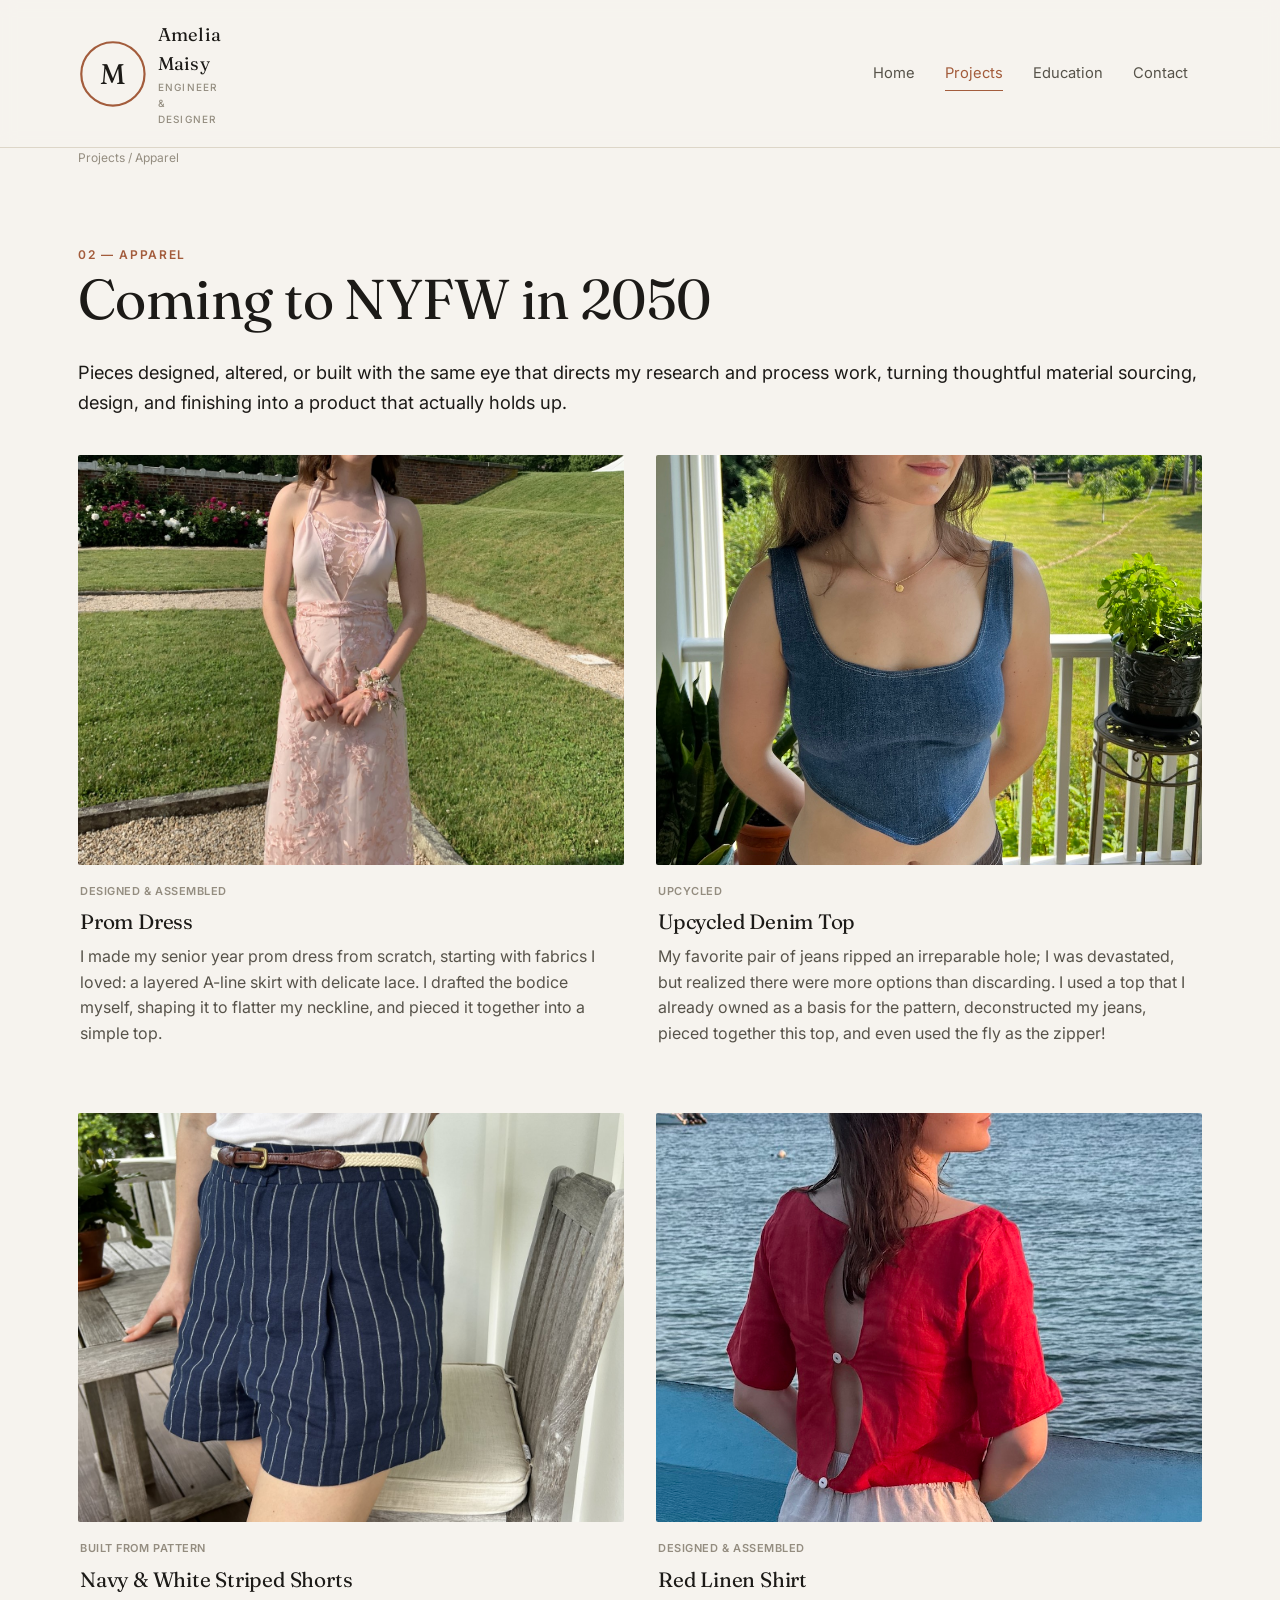
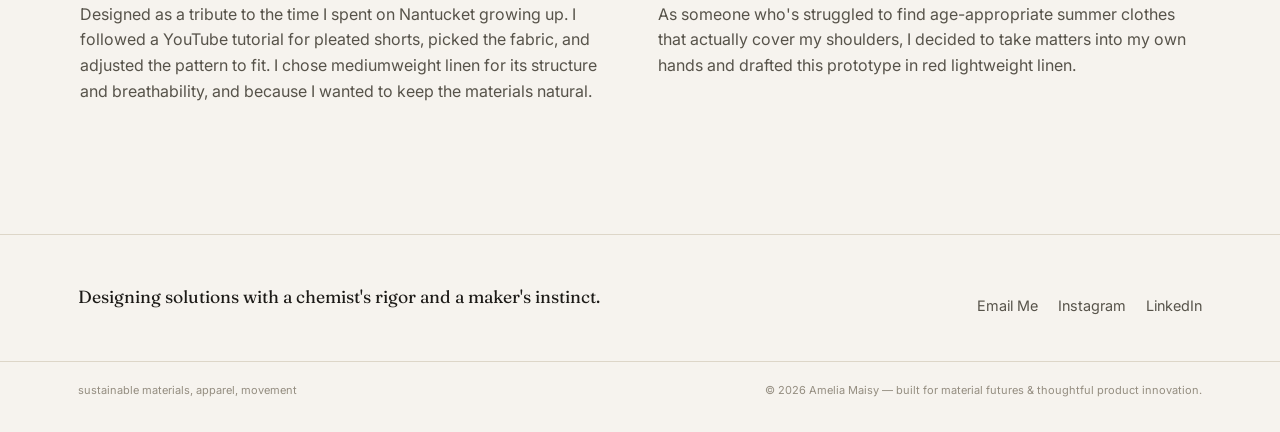
<file: apparel.html>
<!DOCTYPE html>
<html lang="en">
<head>
<meta charset="UTF-8">
<meta name="viewport" content="width=device-width, initial-scale=1.0">
<title>Apparel — Maisy Holehouse</title>
<meta name="description" content="Garment designs curated from material limits and personal style.">
<link rel="stylesheet" href="style.css">
</head>
<body data-page="apparel">

<div id="site-header"></div>

<main>
  <div class="wrap">
    <div class="breadcrumb"><a href="projects.html">Projects</a> / Apparel</div>
    <div class="page-head">
      <span class="eyebrow">02 — Apparel</span>
      <h1>Coming to NYFW in 2050</h1>
      <p class="lede">Pieces designed, altered, or built with the same eye that directs my research and process work, turning thoughtful material sourcing, design, and finishing into a product that actually holds up.</p>
    </div>

    <!--
      PENDING: swap each placeholder-tile below for
      <img src="images/your-file.jpg" alt="Describe the photo">
      once the photos are uploaded. See README.md.
    -->
    <section class="no-border" style="padding-top:0;">
      <div class="grid-2">
        <div class="work-card">
          <div class="thumb"><img src="prom-dress.jpg" alt="Prom dress"></div>
          <div class="body">
            <div class="meta"><span>Designed &amp; Assembled</span></div>
            <h3>Prom Dress</h3>
            <p>I made my senior year prom dress from scratch, starting with fabrics I loved: a layered A-line skirt with delicate lace. I drafted the bodice myself, shaping it to flatter my neckline, and pieced it together into a simple top.</p>
          </div>
        </div>

        <div class="work-card">
          <div class="thumb"><img src="denim-top.jpg" alt="Denim top"></div>
          <div class="body">
            <div class="meta"><span>Upcycled</span></div>
            <h3>Upcycled Denim Top</h3>
            <p>My favorite pair of jeans ripped an irreparable hole; I was devastated, but realized there were more options than discarding. I used a top that I already owned as a basis for the pattern, deconstructed my jeans, pieced together this top, and even used the fly as the zipper!</p>
          </div>
        </div>

        <div class="work-card">
          <div class="thumb"><img src="striped-shorts.jpg" alt="Navy and white striped shorts"></div>
          <div class="body">
            <div class="meta"><span>Built from Pattern</span></div>
            <h3>Navy &amp; White Striped Shorts</h3>
            <p>Designed as a tribute to the time I spent on Nantucket growing up. I followed a YouTube tutorial for pleated shorts, picked the fabric, and adjusted the pattern to fit. I chose mediumweight linen for its structure and breathability, and because I wanted to keep the materials natural.</p>
          </div>
        </div>

        <div class="work-card">
          <div class="thumb"><img src="redshirt.jpg" alt="Red top"></div>
          <div class="body">
            <div class="meta"><span>Designed &amp; Assembled</span></div>
            <h3>Red Linen Shirt</h3>
            <p>As someone who's struggled to find age-appropriate summer clothes that actually cover my shoulders, I decided to take matters into my own hands and drafted this prototype in red lightweight linen.</p>
          </div>
        </div>
      </div>
    </section>
  </div>
</main>

<div id="site-footer"></div>
<script src="main.js"></script>
</body>
</html>
</file>
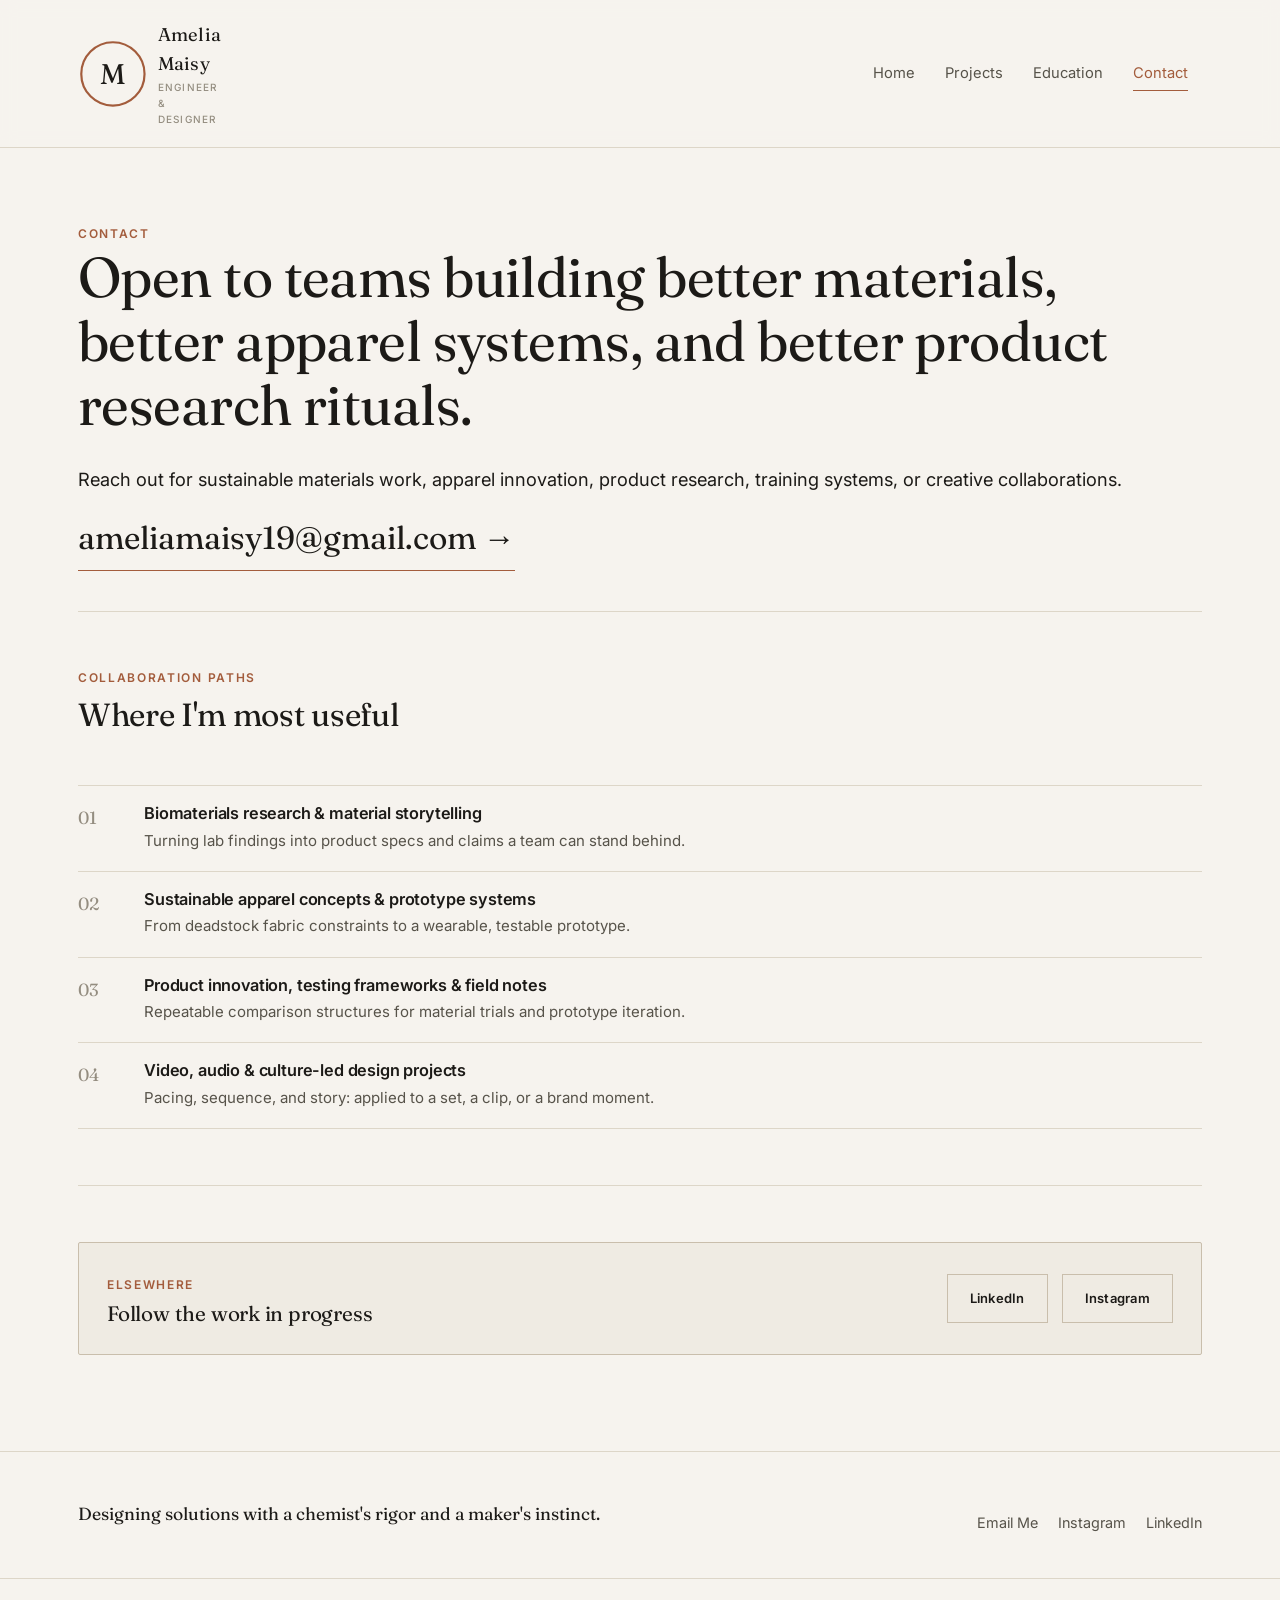
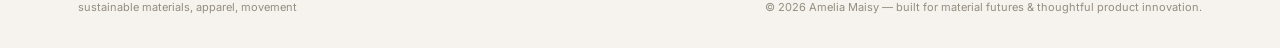
<file: contact.html>
<!DOCTYPE html>
<html lang="en">
<head>
<meta charset="UTF-8">
<meta name="viewport" content="width=device-width, initial-scale=1.0">
<title>Contact — Maisy Holehouse</title>
<meta name="description" content="Open to teams building better materials, better apparel systems, and better product research rituals.">
<link rel="stylesheet" href="style.css">
</head>
<body data-page="contact">

<div id="site-header"></div>

<main>
  <div class="wrap">
    <div class="contact-hero">
      <span class="eyebrow">Contact</span>
      <h1>Open to teams building better materials, better apparel systems, and better product research rituals.</h1>
      <p class="lede">Reach out for sustainable materials work, apparel innovation, product research, training systems, or creative collaborations.</p>
      <a class="mail-cta" href="mailto:ameliamaisy19@gmail.com">ameliamaisy19@gmail.com →</a>
    </div>

    <section>
      <div class="section-head">
        <div>
          <span class="eyebrow">Collaboration paths</span>
          <h2>Where I'm most useful</h2>
        </div>
      </div>
      <ol class="spec-list">
        <li>
          <span class="num">01</span>
          <div>
            <h4>Biomaterials research &amp; material storytelling</h4>
            <p>Turning lab findings into product specs and claims a team can stand behind.</p>
          </div>
        </li>
        <li>
          <span class="num">02</span>
          <div>
            <h4>Sustainable apparel concepts &amp; prototype systems</h4>
            <p>From deadstock fabric constraints to a wearable, testable prototype.</p>
          </div>
        </li>
        <li>
          <span class="num">03</span>
          <div>
            <h4>Product innovation, testing frameworks &amp; field notes</h4>
            <p>Repeatable comparison structures for material trials and prototype iteration.</p>
          </div>
        </li>
        <li>
          <span class="num">04</span>
          <div>
            <h4>Video, audio &amp; culture-led design projects</h4>
            <p>Pacing, sequence, and story: applied to a set, a clip, or a brand moment.</p>
          </div>
        </li>
      </ol>
    </section>

    <section>
      <div class="social-callout">
        <div>
          <span class="eyebrow">Elsewhere</span>
          <h3 style="margin:6px 0 0;">Follow the work in progress</h3>
        </div>
        <div class="cta-row" style="margin-top:0;">
          <a class="btn ghost" href="https://www.linkedin.com/in/amelia-holehouse/" target="_blank" rel="noopener">LinkedIn</a>
          <a class="btn ghost" href="https://www.instagram.com/maisystravel/" target="_blank" rel="noopener">Instagram</a>
        </div>
      </div>
    </section>
  </div>
</main>

<div id="site-footer"></div>
<script src="main.js"></script>
</body>
</html>
</file>
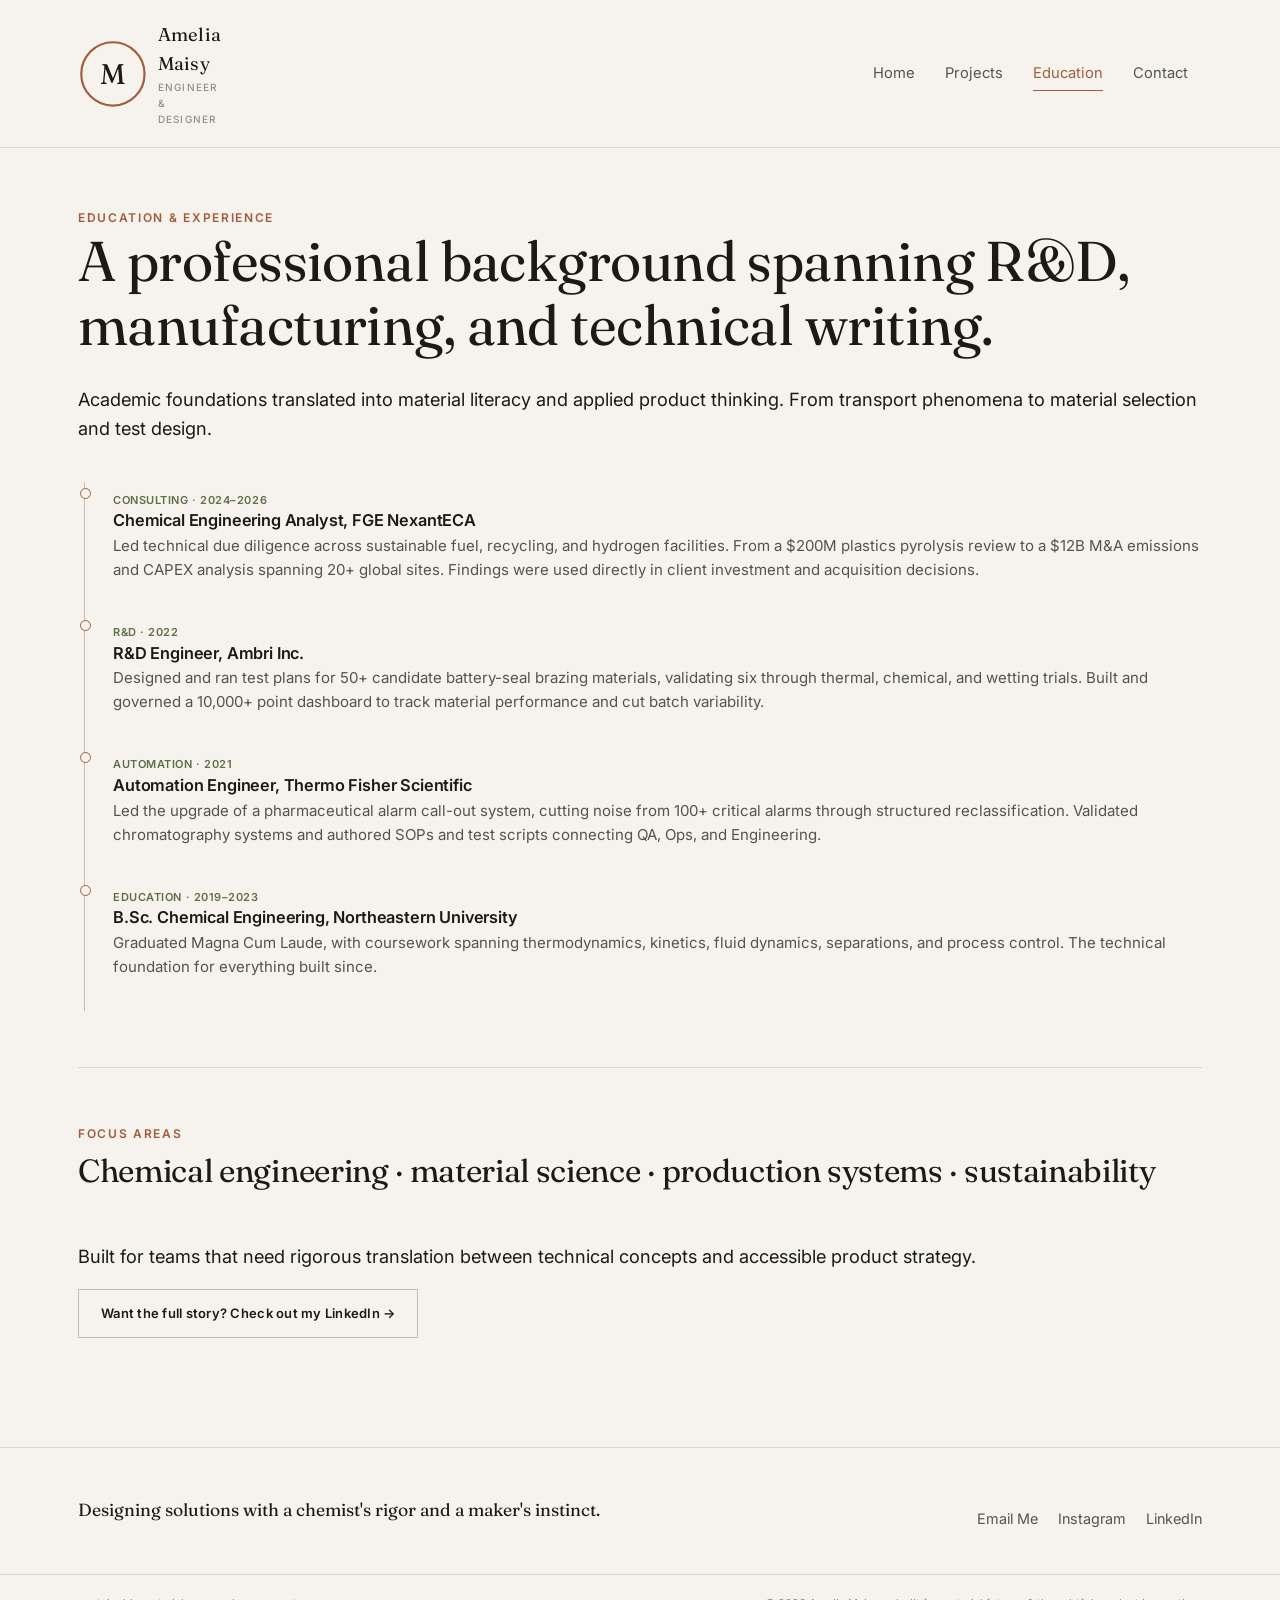
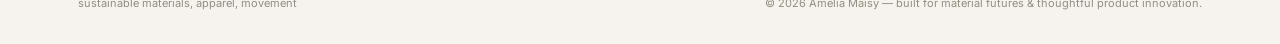
<file: education.html>
<!DOCTYPE html>
<html lang="en">
<head>
<meta charset="UTF-8">
<meta name="viewport" content="width=device-width, initial-scale=1.0">
<title>Education — Maisy Holehouse</title>
<meta name="description" content="A professional background spanning R&D, manufacturing and technical writing.">
<link rel="stylesheet" href="style.css">
</head>
<body data-page="education">

<div id="site-header"></div>

<main>
  <div class="wrap">
    <div class="page-head">
      <span class="eyebrow">Education &amp; Experience</span>
      <h1>A professional background spanning R&amp;D, manufacturing, and technical writing.</h1>
      <p class="lede">Academic foundations translated into material literacy and applied product thinking. From transport phenomena to material selection and test design.</p>
    </div>

    <section class="no-border" style="padding-top:0;">
      <div class="timeline">
        <div class="entry">
          <span class="role-tag">Consulting · 2024–2026</span>
          <h4>Chemical Engineering Analyst, FGE NexantECA</h4>
          <p>Led technical due diligence across sustainable fuel, recycling, and hydrogen facilities. From a $200M plastics pyrolysis review to a $12B M&amp;A emissions and CAPEX analysis spanning 20+ global sites. Findings were used directly in client investment and acquisition decisions.</p>
        </div>
        <div class="entry">
          <span class="role-tag">R&amp;D · 2022</span>
          <h4>R&amp;D Engineer, Ambri Inc.</h4>
          <p>Designed and ran test plans for 50+ candidate battery-seal brazing materials, validating six through thermal, chemical, and wetting trials. Built and governed a 10,000+ point dashboard to track material performance and cut batch variability.</p>
        </div>
        <div class="entry">
          <span class="role-tag">Automation · 2021</span>
          <h4>Automation Engineer, Thermo Fisher Scientific</h4>
          <p>Led the upgrade of a pharmaceutical alarm call-out system, cutting noise from 100+ critical alarms through structured reclassification. Validated chromatography systems and authored SOPs and test scripts connecting QA, Ops, and Engineering.</p>
        </div>
        <div class="entry">
          <span class="role-tag">Education · 2019–2023</span>
          <h4>B.Sc. Chemical Engineering, Northeastern University</h4>
          <p>Graduated Magna Cum Laude, with coursework spanning thermodynamics, kinetics, fluid dynamics, separations, and process control. The technical foundation for everything built since.</p>
        </div>
      </div>
    </section>

    <section>
      <div class="section-head">
        <div>
          <span class="eyebrow">Focus areas</span>
          <h2>Chemical engineering · material science · production systems · sustainability </h2>
        </div>
      </div>
      <p class="lede">Built for teams that need rigorous translation between technical concepts and accessible product strategy.</p>
      <a class="btn ghost" id="linkedinCta" href="#" target="_blank" rel="noopener">Want the full story? Check out my LinkedIn →</a>
      <p class="tick" style="margin-top:10px;"></p>
    </section>
  </div>
</main>

<div id="site-footer"></div>
<script src="main.js"></script>
</body>
</html>
</file>
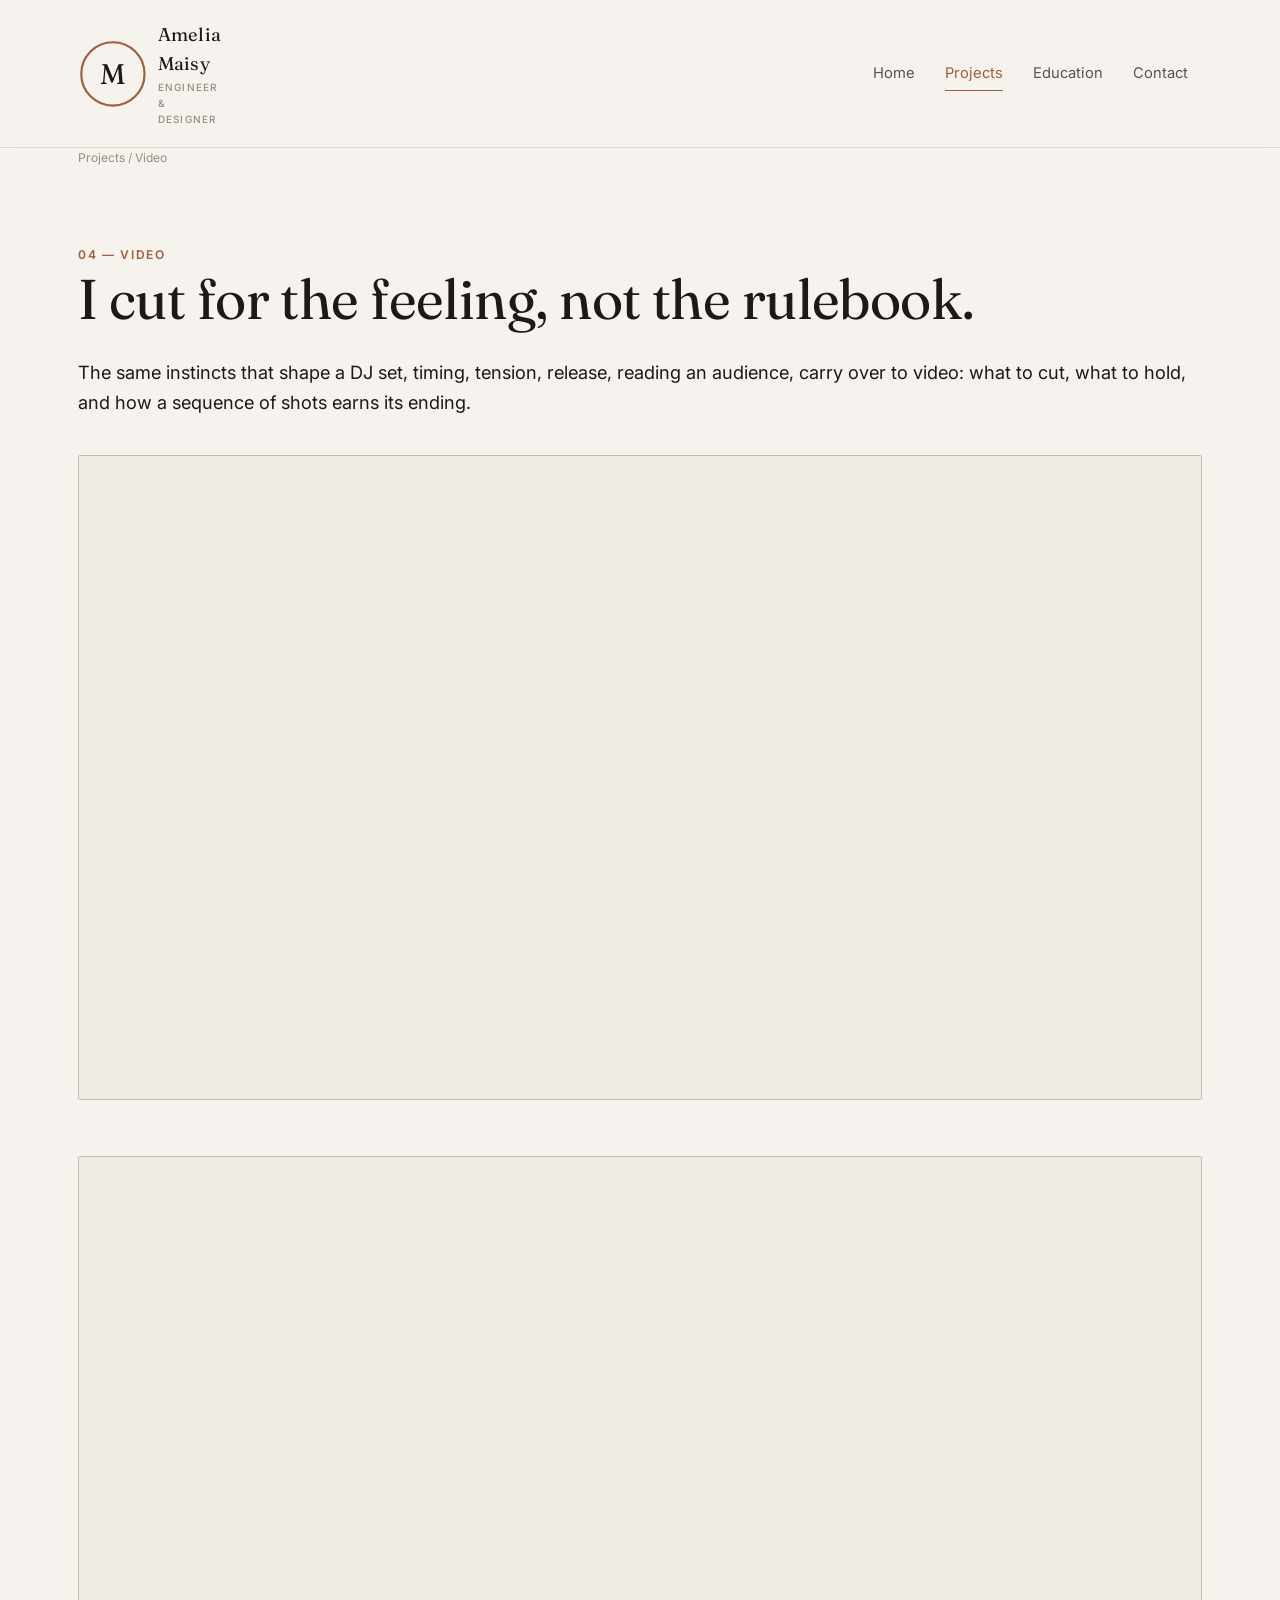
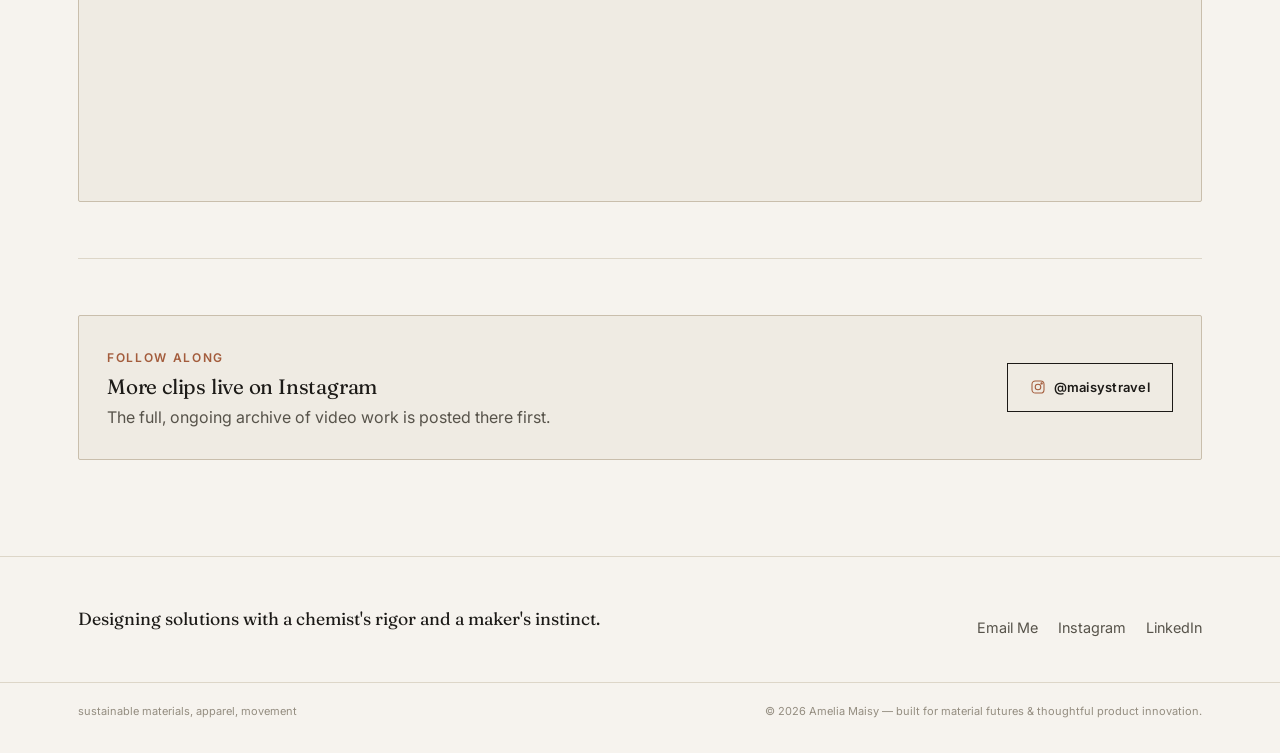
<file: video.html>
<!DOCTYPE html>
<html lang="en">
<head>
<meta charset="UTF-8">
<meta name="viewport" content="width=device-width, initial-scale=1.0">
<title>Video — Maisy Holehouse</title>
<meta name="description" content="Short-form video and motion work.">
<link rel="stylesheet" href="style.css">
</head>
<body data-page="video">

<div id="site-header"></div>

<main>
  <div class="wrap">
    <div class="breadcrumb"><a href="projects.html">Projects</a> / Video</div>
    <div class="page-head">
      <span class="eyebrow">04 — Video</span>
      <h1>I cut for the feeling, not the rulebook.</h1>
      <p class="lede">The same instincts that shape a DJ set, timing, tension, release, reading an audience, carry over to video: what to cut, what to hold, and how a sequence of shots earns its ending.</p>
    </div>

    <section class="no-border" style="padding-top:0;">
      <div class="embed-frame">
        <div class="video-embed">
          <iframe src="https://www.youtube.com/embed/QANBMOACwzo" title="Featured video" allow="accelerometer; autoplay; clipboard-write; encrypted-media; gyroscope; picture-in-picture" allowfullscreen></iframe>
        </div>
      </div>
    </section>
    
    <section class="no-border" style="padding-top:0;">
      <div class="embed-frame">
        <div class="video-embed">
          <iframe src="https://www.youtube.com/embed/UtilSsvYJFU" title="Featured video" allow="accelerometer; autoplay; clipboard-write; encrypted-media; gyroscope; picture-in-picture" allowfullscreen></iframe>
        </div>
      </div>
    </section>

    <section>
      <div class="social-callout">
        <div>
          <span class="eyebrow">Follow along</span>
          <h3 style="margin:6px 0 0;">More clips live on Instagram</h3>
          <p style="margin:6px 0 0;">The full, ongoing archive of video work is posted there first.</p>
        </div>
        <a class="btn" href="https://www.instagram.com/maisystravel/" target="_blank" rel="noopener">
          <svg class="icon" width="16" height="16" viewBox="0 0 24 24" fill="none" stroke="currentColor" stroke-width="1.6"><rect x="3" y="3" width="18" height="18" rx="5"/><circle cx="12" cy="12" r="4.2"/><circle cx="17.4" cy="6.6" r="1"/></svg>
          @maisystravel
        </a>
      </div>
    </section>
  </div>
</main>

<div id="site-footer"></div>
<script src="main.js"></script>
</body>
</html>
</file>
<file: style.css>
/* ============================================================
   Maisy Holehouse — Portfolio
   Design language: warm editorial — paper tones, serif display,
   quiet hairline rules, photography-led. See README.md
   ============================================================ */

@import url('https://fonts.googleapis.com/css2?family=Fraunces:opsz,wght@9..144,300;9..144,400;9..144,500;9..144,600&family=Inter:wght@400;500;600&display=swap');

:root {
  --bg: #f6f3ee;
  --bg-panel: #efebe3;
  --ink: #1c1a17;
  --ink-dim: #57534a;
  --ink-faint: #948d80;
  --line: #ddd6c8;
  --line-strong: #c9beac;
  --accent: #5f6f45;
  --accent-2: #a35c3c;
  --radius: 2px;
  --max: 1180px;
  --font-display: "Fraunces", Georgia, serif;
  --font-body: "Inter", -apple-system, sans-serif;
}

* { box-sizing: border-box; }
html { scroll-behavior: smooth; }

body {
  margin: 0;
  background: var(--bg);
  color: var(--ink);
  font-family: var(--font-body);
  font-size: 16px;
  line-height: 1.6;
  -webkit-font-smoothing: antialiased;
}

a { color: inherit; }
img { max-width: 100%; display: block; }

::selection { background: var(--accent); color: #f6f3ee; }

:focus-visible { outline: 2px solid var(--accent-2); outline-offset: 3px; }

@media (prefers-reduced-motion: reduce) {
  * { animation: none !important; transition: none !important; scroll-behavior: auto !important; }
}

/* scroll reveal — applied by main.js via IntersectionObserver, progressive enhancement only */
.reveal { opacity: 0; transform: translateY(16px); transition: opacity 0.6s ease, transform 0.6s ease; }
.reveal.in-view { opacity: 1; transform: none; }

.wrap { max-width: var(--max); margin: 0 auto; padding: 0 28px; }

.eyebrow {
  font-family: var(--font-body);
  font-size: 12px;
  font-weight: 600;
  letter-spacing: 0.14em;
  text-transform: uppercase;
  color: var(--accent-2);
}

h1, h2, h3, h4 {
  font-family: var(--font-display);
  font-weight: 400;
  line-height: 1.14;
  margin: 0 0 0.5em;
  letter-spacing: -0.01em;
  color: var(--ink);
}
h1 { font-size: clamp(2.1rem, 4.6vw, 3.5rem); font-weight: 400; }
h2 { font-size: clamp(1.5rem, 2.8vw, 2rem); }
h3 { font-size: 1.3rem; }

p { color: var(--ink-dim); margin: 0 0 1em; }
p.lede { color: var(--ink); font-size: 1.14rem; }

.tick { color: var(--ink-faint); font-family: var(--font-body); font-size: 13px; }

/* ================= HEADER / NAV ================= */
#site-header { display: contents; }
header.site-header {
  position: sticky; top: 0; z-index: 50;
  background: rgba(246, 243, 238, 0.92);
  backdrop-filter: blur(8px);
  border-bottom: 1px solid var(--line);
}
.nav {
  display: flex; align-items: center; justify-content: space-between;
  padding: 20px 28px;
  max-width: var(--max); margin: 0 auto;
}
.brand {
  display: flex; align-items: center; gap: 10px;
  font-family: var(--font-display);
  font-size: 1.15rem;
  text-decoration: none;
  color: var(--ink);
  letter-spacing: 0.01em;
}
.brand small {
  display: block; font-family: var(--font-body); font-size: 10px; font-weight: 500;
  letter-spacing: 0.12em; color: var(--ink-faint); text-transform: uppercase;
}

.nav-links { display: flex; align-items: center; gap: 2px; list-style: none; margin: 0; padding: 0; }
.nav-links a {
  display: block;
  padding: 9px 14px;
  text-decoration: none;
  font-size: 0.92rem;
  color: var(--ink-dim);
  border-radius: var(--radius);
  transition: color 0.15s ease;
  position: relative;
}
.nav-links a:hover { color: var(--ink); }
.nav-links a[aria-current="page"] { color: var(--accent-2); }
.nav-links a[aria-current="page"]::after {
  content: ""; position: absolute; left: 14px; right: 14px; bottom: 3px;
  height: 1px; background: var(--accent-2);
}

.nav-item.has-dropdown { position: relative; padding-bottom: 10px; margin-bottom: -10px; }
.dropdown {
  display: none;
  position: absolute; top: 100%; left: 0; margin: 0;
  min-width: 200px;
  background: var(--bg);
  border: 1px solid var(--line-strong);
  padding: 6px;
  list-style: none; z-index: 60;
}
.nav-item.has-dropdown:hover .dropdown,
.nav-item.has-dropdown:focus-within .dropdown { display: block; }
.dropdown a { font-size: 0.88rem; padding: 9px 12px; }
.dropdown .tick { display: block; padding: 4px 12px 3px; font-size: 11px; }

.nav-toggle { display: none; }

@media (max-width: 860px) {
  .nav-toggle {
    display: inline-flex; align-items: center; justify-content: center;
    width: 38px; height: 38px;
    background: transparent; border: 1px solid var(--line-strong); color: var(--ink);
    cursor: pointer;
  }
  .nav-links {
    display: none;
    position: absolute; top: 100%; left: 0; right: 0;
    flex-direction: column; align-items: stretch; gap: 0;
    background: var(--bg); border-bottom: 1px solid var(--line-strong);
    padding: 8px;
  }
  .nav-links.open { display: flex; }
  .nav-item.has-dropdown .dropdown {
    display: block; position: static; border: none; background: transparent; margin: 0 0 0 12px; padding: 0;
  }
}

/* ================= HERO ================= */
.hero { padding: 72px 0 48px; }
.hero .eyebrow { display: block; margin-bottom: 16px; }
.hero .lede { margin-top: 18px; }
.cta-row { display: flex; gap: 14px; margin-top: 30px; flex-wrap: wrap; }

.hero-photo {
  position: relative;
  margin-top: 48px;
  border-radius: var(--radius);
  overflow: hidden;
  aspect-ratio: 16 / 8;
}
.hero-photo img { width: 100%; height: 100%; object-fit: cover; }
@media (max-width: 700px) { .hero-photo { aspect-ratio: 4/5; } }

/* rotating "seal" badge — a small signature flourish on the home hero */
.spin-badge-wrap {
  position: absolute; right: 20px; bottom: -22px;
  width: 100px; height: 100px;
  filter: drop-shadow(0 2px 6px rgba(28, 26, 23, 0.25));
}
.spin-badge { position: absolute; inset: 0; animation: spin-slow 26s linear infinite; }
.spin-badge-dot {
  position: absolute; inset: 0;
  display: flex; align-items: center; justify-content: center;
  color: var(--bg); font-size: 18px;
}
@keyframes spin-slow { to { transform: rotate(360deg); } }
@media (max-width: 700px) { .spin-badge-wrap { width: 82px; height: 82px; right: 12px; bottom: -14px; } }

.btn {
  font-family: var(--font-body);
  font-size: 13px;
  font-weight: 600;
  letter-spacing: 0.02em;
  text-decoration: none;
  padding: 13px 22px;
  border: 1px solid var(--ink);
  color: var(--ink);
  display: inline-flex; align-items: center; gap: 8px;
  transition: background 0.15s ease, color 0.15s ease, border-color 0.15s ease;
}
.btn:hover { background: var(--ink); color: var(--bg); }
.btn.ghost { border-color: var(--line-strong); }
.btn.ghost:hover { background: var(--bg-panel); color: var(--ink); border-color: var(--ink); }

/* ================= SECTIONS ================= */
section { padding: 56px 0; border-top: 1px solid var(--line); }
section.no-border { border-top: none; }
.section-head { display: flex; justify-content: space-between; align-items: flex-end; gap: 24px; margin-bottom: 36px; flex-wrap: wrap; }
.section-head .eyebrow { display: block; margin-bottom: 10px; }

/* ================= NUMBERED DISCIPLINE LIST (matches original site) ================= */
.numbered-list { list-style: none; margin: 0; padding: 0; }
.numbered-list li {
  border-top: 1px solid var(--line);
}
.numbered-list li:last-child { border-bottom: 1px solid var(--line); }
.numbered-list a.numbered-row {
  display: grid; grid-template-columns: 90px 1fr auto; gap: 20px; align-items: baseline;
  padding: 22px 0; text-decoration: none; color: var(--ink);
}
.numbered-list .num { font-family: var(--font-display); font-size: 1.4rem; color: var(--ink-faint); }
.numbered-list h3 { margin: 0 0 4px; font-size: 1.1rem; }
.numbered-list p { margin: 0; font-size: 0.96rem; }
.numbered-list .go { font-family: var(--font-body); font-size: 12px; font-weight: 600; color: var(--ink-faint); align-self: center; }
.numbered-list a.numbered-row:hover .go { color: var(--accent-2); }

/* ================= WORK / PROJECT CARDS ================= */
.grid-4 { display: grid; grid-template-columns: repeat(4, 1fr); gap: 20px; }
@media (max-width: 900px) { .grid-4 { grid-template-columns: 1fr 1fr; } }
@media (max-width: 560px) { .grid-4 { grid-template-columns: 1fr; } }

.card {
  text-decoration: none;
  color: var(--ink);
  display: flex; flex-direction: column; gap: 8px;
  padding-top: 18px;
  border-top: 1px solid var(--line-strong);
}
.card .num { font-family: var(--font-display); font-size: 1rem; color: var(--ink-faint); }
.card h3 { margin-bottom: 2px; }
.card p { font-size: 0.92rem; margin-bottom: 0; }
.card .go { font-family: var(--font-body); font-size: 12px; font-weight: 600; color: var(--ink-faint); margin-top: 6px; }
.card:hover .go { color: var(--accent-2); }

.grid-2 { display: grid; grid-template-columns: 1fr 1fr; gap: 32px; }
@media (max-width: 760px) { .grid-2 { grid-template-columns: 1fr; } }

.work-card { }
.work-card .thumb { aspect-ratio: 4 / 3; overflow: hidden; background: var(--bg-panel); border-radius: var(--radius); }
.work-card .thumb img { width: 100%; height: 100%; object-fit: cover; }
.work-card .body { padding: 18px 2px; }
.work-card .meta { font-family: var(--font-body); font-size: 11px; font-weight: 600; color: var(--ink-faint); display: flex; gap: 14px; margin-bottom: 10px; text-transform: uppercase; letter-spacing: 0.05em; }
.work-card .meta span.tag-year { color: var(--accent); }

.work-card .thumb img, .gallery .thumb img { transition: transform 0.5s ease; }
.work-card:hover .thumb img, .gallery .thumb:hover img { transform: scale(1.045); }

/* ================= PHOTO GALLERY (project pages) ================= */
.gallery { display: grid; grid-template-columns: repeat(3, 1fr); gap: 20px; }
@media (max-width: 760px) { .gallery { grid-template-columns: 1fr; } }
.gallery figure { margin: 0; }
.gallery .thumb { aspect-ratio: 3 / 4; overflow: hidden; background: var(--bg-panel); border-radius: var(--radius); }
.gallery .thumb img { width: 100%; height: 100%; object-fit: cover; }
.gallery figcaption { margin-top: 10px; font-family: var(--font-body); font-size: 13px; color: var(--ink-faint); }

/* placeholder tile — used only where a real photo is still needed */
.placeholder-tile {
  aspect-ratio: 4/3;
  border: 1px dashed var(--line-strong);
  display: flex; align-items: center; justify-content: center;
  text-align: center; padding: 20px;
  font-family: var(--font-body); font-size: 12px; color: var(--ink-faint);
  background: var(--bg-panel);
  border-radius: var(--radius);
}

/* ================= LISTS (focus areas, collab paths, roles) ================= */
.spec-list { list-style: none; margin: 0; padding: 0; border-top: 1px solid var(--line); }
.spec-list li {
  display: grid; grid-template-columns: 48px 1fr; gap: 18px;
  padding: 18px 0; border-bottom: 1px solid var(--line);
}
.spec-list .num { font-family: var(--font-display); color: var(--ink-faint); font-size: 1.1rem; padding-top: 0; }
.spec-list h4 { margin: 0 0 6px; font-size: 1.02rem; font-family: var(--font-body); font-weight: 600; }
.spec-list p { margin: 0; font-size: 0.94rem; }

/* term-list — unnumbered subsection blocks (materials taxonomies, focus lists) */
.term-list { list-style: none; margin: 0; padding: 0; border-top: 1px solid var(--line); }
.term-list li { padding: 18px 0; border-bottom: 1px solid var(--line); }
.term-list .eyebrow { display: block; margin-bottom: 6px; }
.term-list h4 { margin: 0 0 6px; font-size: 1.02rem; font-family: var(--font-body); font-weight: 600; }
.term-list p { margin: 0; font-size: 0.94rem; }

/* solid accent callout — focus areas / pull quotes */
.focus-callout { background: var(--accent); border-radius: 14px; padding: 32px; height: 100%; }
.focus-callout.callout-warm { background: var(--accent-2); }
.focus-callout .eyebrow { color: rgba(246, 243, 238, 0.75); }
.focus-callout h3 { color: #f6f3ee; font-size: 1.3rem; margin: 8px 0 12px; }
.focus-callout p { color: rgba(246, 243, 238, 0.85); margin: 0; font-size: 0.94rem; }

/* ================= TIMELINE (education/experience) ================= */
.timeline { border-left: 1px solid var(--line-strong); margin-left: 6px; }
.timeline .entry { position: relative; padding: 4px 0 32px 28px; }
.timeline .entry::before {
  content: ""; position: absolute; left: -5px; top: 6px;
  width: 9px; height: 9px; background: var(--bg); border: 1px solid var(--accent-2);
  border-radius: 50%;
}
.timeline .entry h4 { font-family: var(--font-body); font-weight: 600; margin-bottom: 4px; font-size: 1.02rem; color: var(--ink); }
.timeline .entry p { margin: 0; font-size: 0.94rem; }
.timeline .entry .role-tag { font-family: var(--font-body); font-size: 11px; font-weight: 600; color: var(--accent); text-transform: uppercase; letter-spacing: 0.05em; }

/* ================= EMBEDS ================= */
.embed-frame {
  border: 1px solid var(--line-strong);
  padding: 14px;
  background: var(--bg-panel);
  border-radius: var(--radius);
}
.video-embed { position: relative; width: 100%; padding-top: 56.25%; overflow: hidden; }
.video-embed iframe { position: absolute; inset: 0; width: 100%; height: 100%; border: 0; }
.audio-embed iframe { width: 100%; border: 0; }

.social-callout {
  display: flex; align-items: center; justify-content: space-between; gap: 20px;
  flex-wrap: wrap;
  padding: 28px;
  border: 1px solid var(--line-strong);
  background: var(--bg-panel);
  border-radius: var(--radius);
}
.social-callout .icon { color: var(--accent-2); }

/* ================= CONTACT ================= */
.contact-hero { padding: 72px 0 40px; }
.mail-cta {
  display: inline-flex; align-items: center; gap: 12px;
  font-family: var(--font-display); font-size: clamp(1.4rem, 3vw, 2rem);
  text-decoration: none; color: var(--ink);
  border-bottom: 1px solid var(--accent-2);
  padding-bottom: 6px;
}
.mail-cta:hover { color: var(--accent-2); }

/* ================= FOOTER ================= */
footer.site-footer { border-top: 1px solid var(--line); padding: 48px 0 0; margin-top: 40px; }
.footer-top { display: flex; justify-content: space-between; gap: 24px; flex-wrap: wrap; align-items: center; padding-bottom: 32px; }
.footer-tagline { font-family: var(--font-display); font-size: 1.1rem; color: var(--ink); white-space: nowrap; }
.footer-links { display: flex; gap: 20px; list-style: none; padding: 0; margin: 0; flex-wrap: wrap; }
.footer-links a { text-decoration: none; color: var(--ink-dim); font-size: 0.9rem; }
.footer-links a:hover { color: var(--accent-2); }
@media (max-width: 500px) { .footer-tagline { white-space: normal; } }

/* the rule above the copyright line runs edge-to-edge like every other section divider on the site,
   rather than being boxed in by .wrap the way it was before */
.footer-bottom-rule { border-top: 1px solid var(--line); }
.footer-bottom {
  padding-top: 20px; padding-bottom: 32px;
  display: flex; justify-content: space-between; gap: 12px; flex-wrap: wrap;
  font-family: var(--font-body); font-size: 11px; color: var(--ink-faint);
}

/* ================= PAGE HEADERS (sub-pages) ================= */
.page-head { padding: 56px 0 20px; }
.page-head .eyebrow { margin-bottom: 14px; }
.breadcrumb { font-family: var(--font-body); font-size: 12px; color: var(--ink-faint); margin-bottom: 18px; }
.breadcrumb a { color: var(--ink-faint); text-decoration: none; }
.breadcrumb a:hover { color: var(--accent-2); }
</file>
